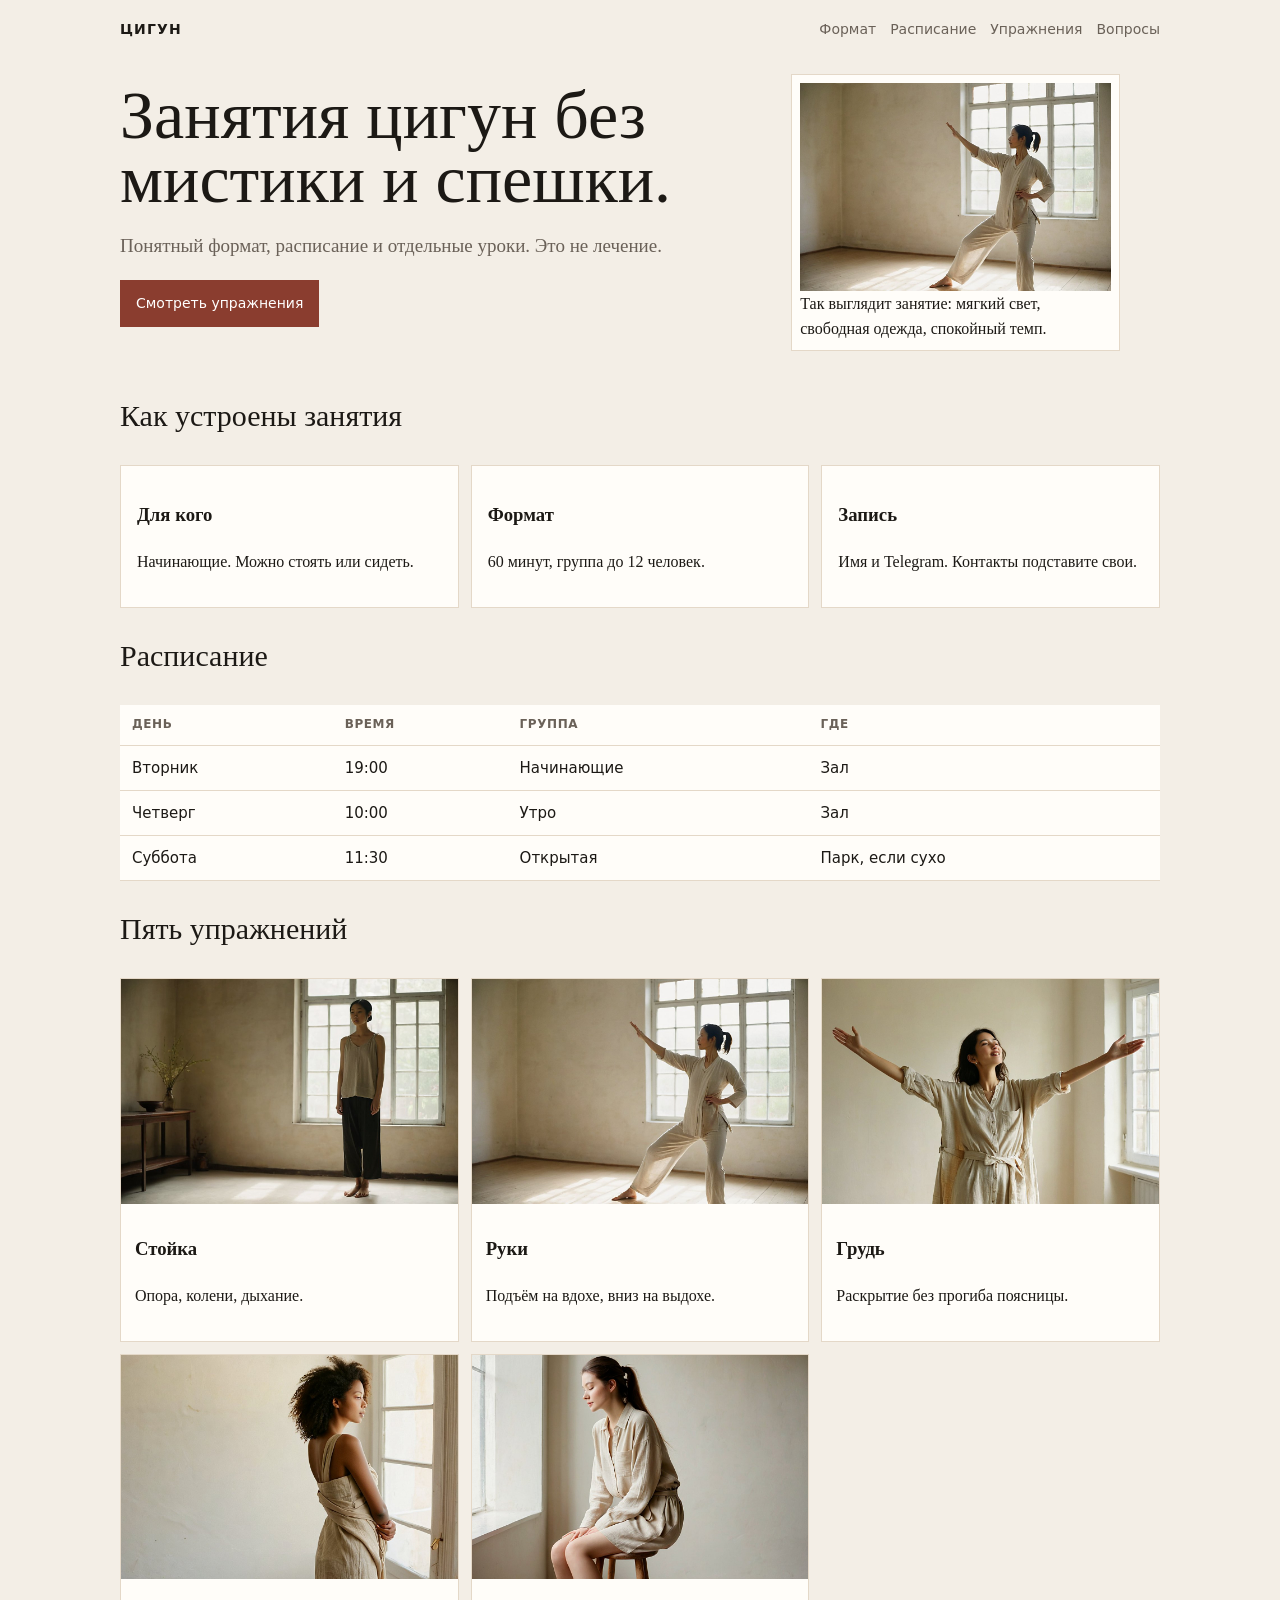
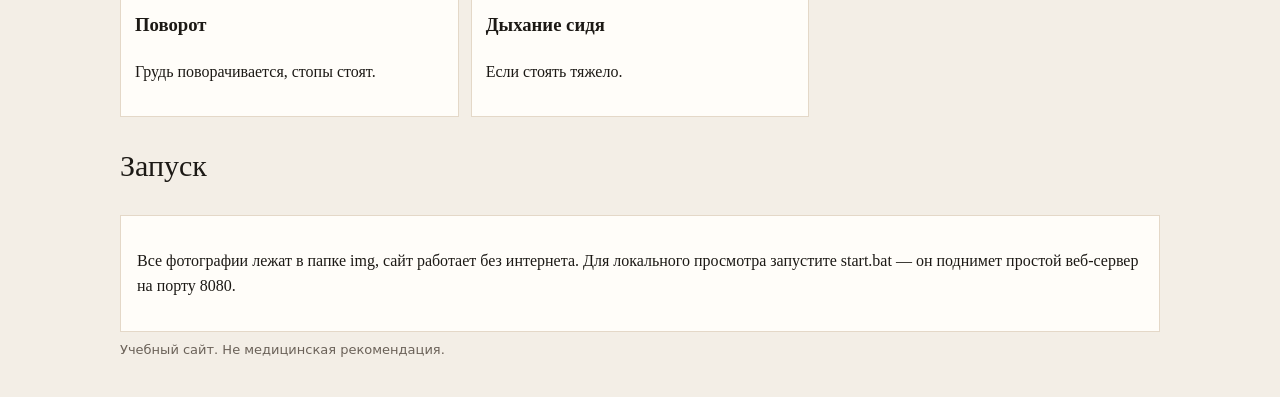
<file: index.html>
<!DOCTYPE html>
<html lang="ru"><head><meta charset="UTF-8"><meta name="viewport" content="width=device-width, initial-scale=1"><title>Цигун — занятия и упражнения</title><link rel="stylesheet" href="style.css"></head>
<body><div class="wrap"><nav><a class="logo" href="index.html">Цигун</a><div class="menu"><a href="#format">Формат</a><a href="#schedule">Расписание</a><a href="#lessons">Упражнения</a><a href="#faq">Вопросы</a></div></nav>
<section class="grid"><div><h1>Занятия цигун без мистики и спешки.</h1><p class="lead">Понятный формат, расписание и отдельные уроки. Это не лечение.</p><p><a class="btn" href="#lessons">Смотреть упражнения</a></p></div>
<figure class="panel" style="padding:8px"><img src="img/lady.jpg" alt="Женщина в светлой комнате выполняет упражнение с поднятой рукой" width="1200" height="800"><figcaption>Так выглядит занятие: мягкий свет, свободная одежда, спокойный темп.</figcaption></figure></section>
<section id="format"><h2>Как устроены занятия</h2><div class="cards"><div class="panel"><h3>Для кого</h3><p>Начинающие. Можно стоять или сидеть.</p></div><div class="panel"><h3>Формат</h3><p>60 минут, группа до 12 человек.</p></div><div class="panel"><h3>Запись</h3><p>Имя и Telegram. Контакты подставите свои.</p></div></div></section>
<section id="schedule"><h2>Расписание</h2><table><tr><th>День</th><th>Время</th><th>Группа</th><th>Где</th></tr><tr><td>Вторник</td><td>19:00</td><td>Начинающие</td><td>Зал</td></tr><tr><td>Четверг</td><td>10:00</td><td>Утро</td><td>Зал</td></tr><tr><td>Суббота</td><td>11:30</td><td>Открытая</td><td>Парк, если сухо</td></tr></table></section>
<section id="lessons"><h2>Пять упражнений</h2><div class="cards">
<a class="card" href="articles/stoyka.html"><img src="img/stoyka.jpg" alt="Стойка: ноги на ширине плеч, руки вдоль тела" width="1200" height="800" loading="lazy"><div><h3>Стойка</h3><p>Опора, колени, дыхание.</p></div></a>
<a class="card" href="articles/ruki.html"><img src="img/lady.jpg" alt="Руки: подъём руки на вдохе" width="1200" height="800" loading="lazy"><div><h3>Руки</h3><p>Подъём на вдохе, вниз на выдохе.</p></div></a>
<a class="card" href="articles/grud.html"><img src="img/grud.jpg" alt="Грудь: раскрытие, руки разведены в стороны" width="1200" height="800" loading="lazy"><div><h3>Грудь</h3><p>Раскрытие без прогиба поясницы.</p></div></a>
<a class="card" href="articles/povorot.html"><img src="img/povorot.jpg" alt="Поворот: корпус развёрнут в сторону, стопы на месте" width="1200" height="800" loading="lazy"><div><h3>Поворот</h3><p>Грудь поворачивается, стопы стоят.</p></div></a>
<a class="card" href="articles/dyhanie.html"><img src="img/dyhanie.jpg" alt="Дыхание сидя: руки на коленях, глаза закрыты" width="1200" height="800" loading="lazy"><div><h3>Дыхание сидя</h3><p>Если стоять тяжело.</p></div></a>
</div></section>
<section id="faq"><h2>Запуск</h2><div class="panel"><p>Все фотографии лежат в папке img, сайт работает без интернета. Для локального просмотра запустите start.bat — он поднимет простой веб-сервер на порту 8080.</p></div></section>
<footer>Учебный сайт. Не медицинская рекомендация.</footer></div></body></html>
</file>
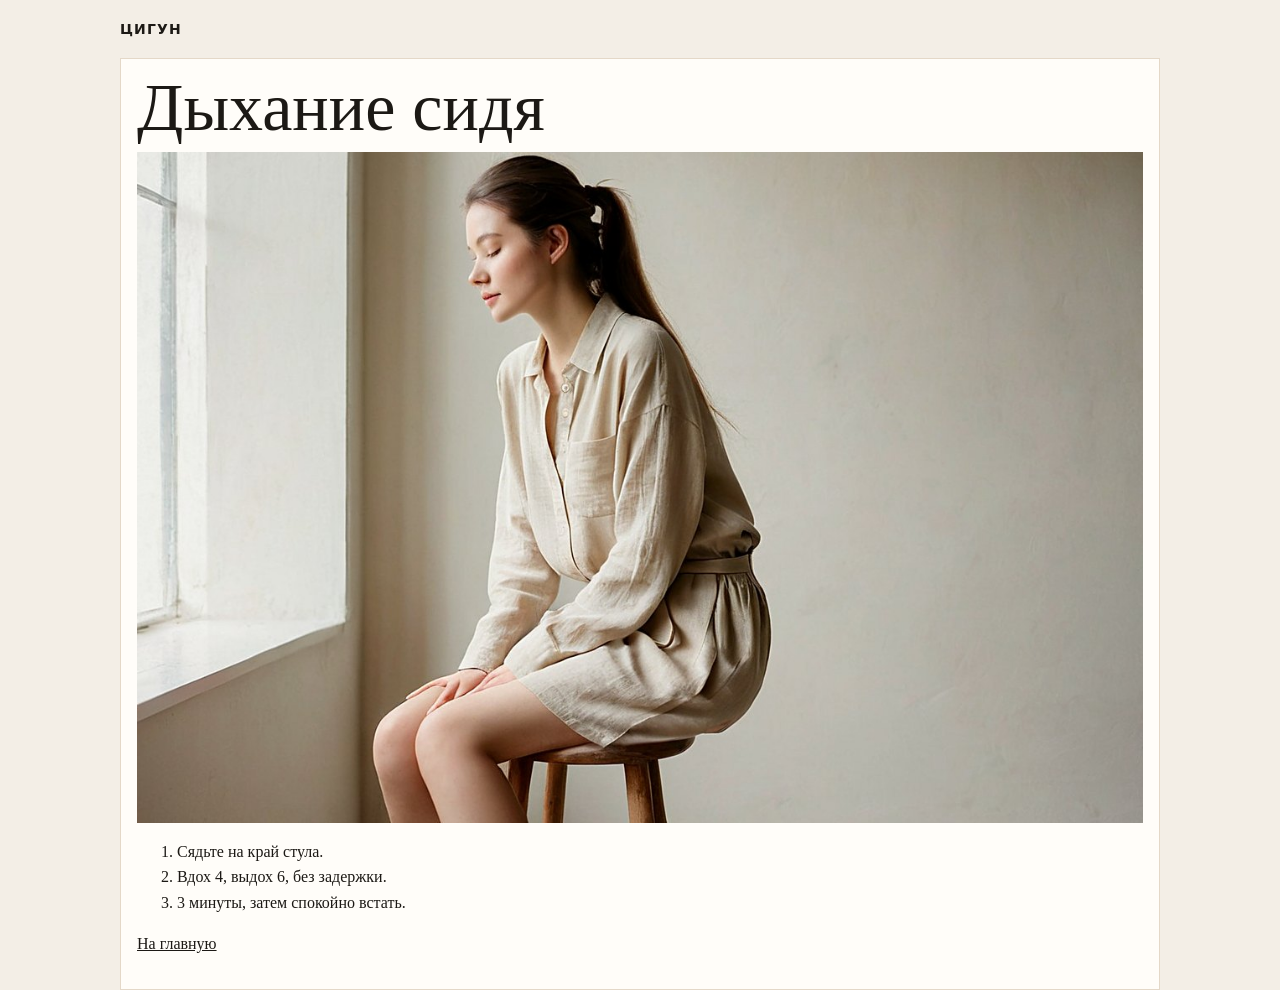
<file: articles/dyhanie.html>
<!DOCTYPE html><html lang="ru"><head><meta charset="UTF-8"><title>Дыхание</title><link rel="stylesheet" href="../style.css"></head><body><div class="wrap"><nav><a class="logo" href="../index.html">Цигун</a></nav><article class="panel"><h1>Дыхание сидя</h1><img src="../img/dyhanie.jpg" alt="Дыхание сидя: руки на коленях, глаза закрыты" width="1200" height="800"><ol><li>Сядьте на край стула.</li><li>Вдох 4, выдох 6, без задержки.</li><li>3 минуты, затем спокойно встать.</li></ol><p><a href="../index.html">На главную</a></p></article></div></body></html>
</file>
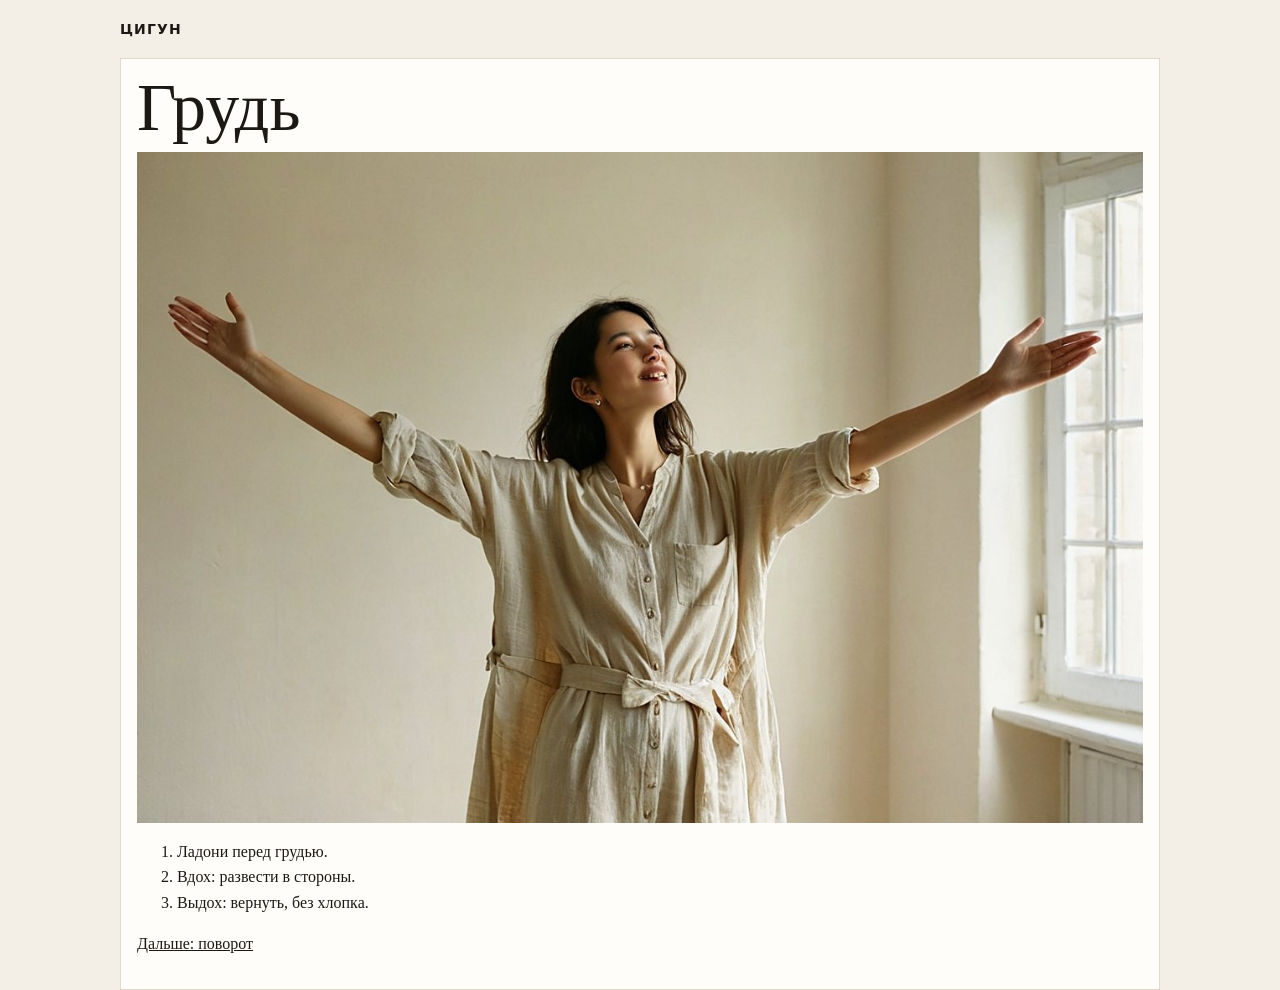
<file: articles/grud.html>
<!DOCTYPE html><html lang="ru"><head><meta charset="UTF-8"><title>Грудь</title><link rel="stylesheet" href="../style.css"></head><body><div class="wrap"><nav><a class="logo" href="../index.html">Цигун</a></nav><article class="panel"><h1>Грудь</h1><img src="../img/grud.jpg" alt="Грудь: раскрытие, руки разведены в стороны" width="1200" height="800"><ol><li>Ладони перед грудью.</li><li>Вдох: развести в стороны.</li><li>Выдох: вернуть, без хлопка.</li></ol><p><a href="povorot.html">Дальше: поворот</a></p></article></div></body></html>
</file>
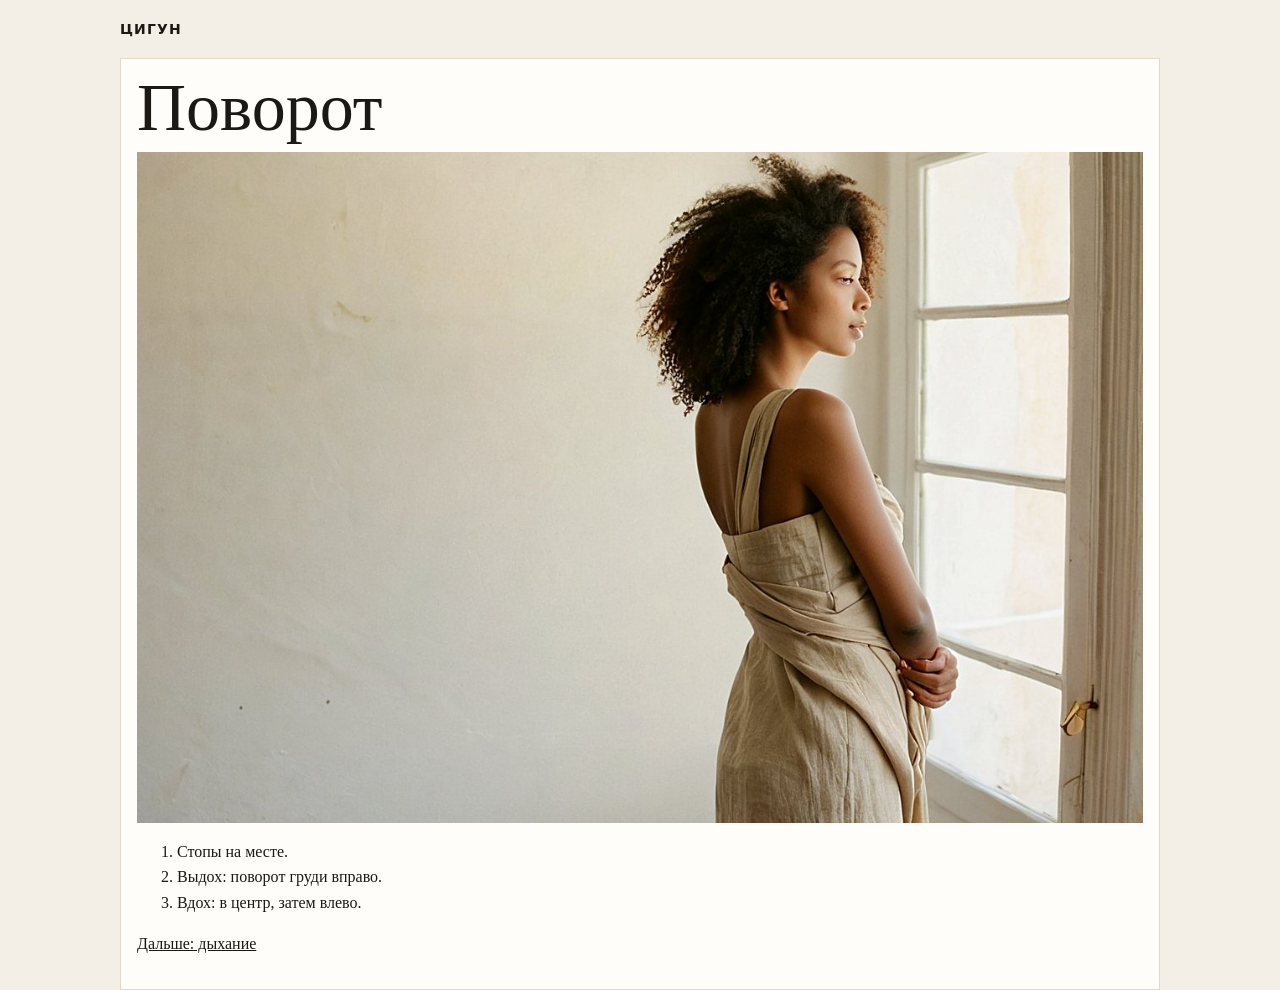
<file: articles/povorot.html>
<!DOCTYPE html><html lang="ru"><head><meta charset="UTF-8"><title>Поворот</title><link rel="stylesheet" href="../style.css"></head><body><div class="wrap"><nav><a class="logo" href="../index.html">Цигун</a></nav><article class="panel"><h1>Поворот</h1><img src="../img/povorot.jpg" alt="Поворот: корпус развёрнут в сторону, стопы на месте" width="1200" height="800"><ol><li>Стопы на месте.</li><li>Выдох: поворот груди вправо.</li><li>Вдох: в центр, затем влево.</li></ol><p><a href="dyhanie.html">Дальше: дыхание</a></p></article></div></body></html>
</file>
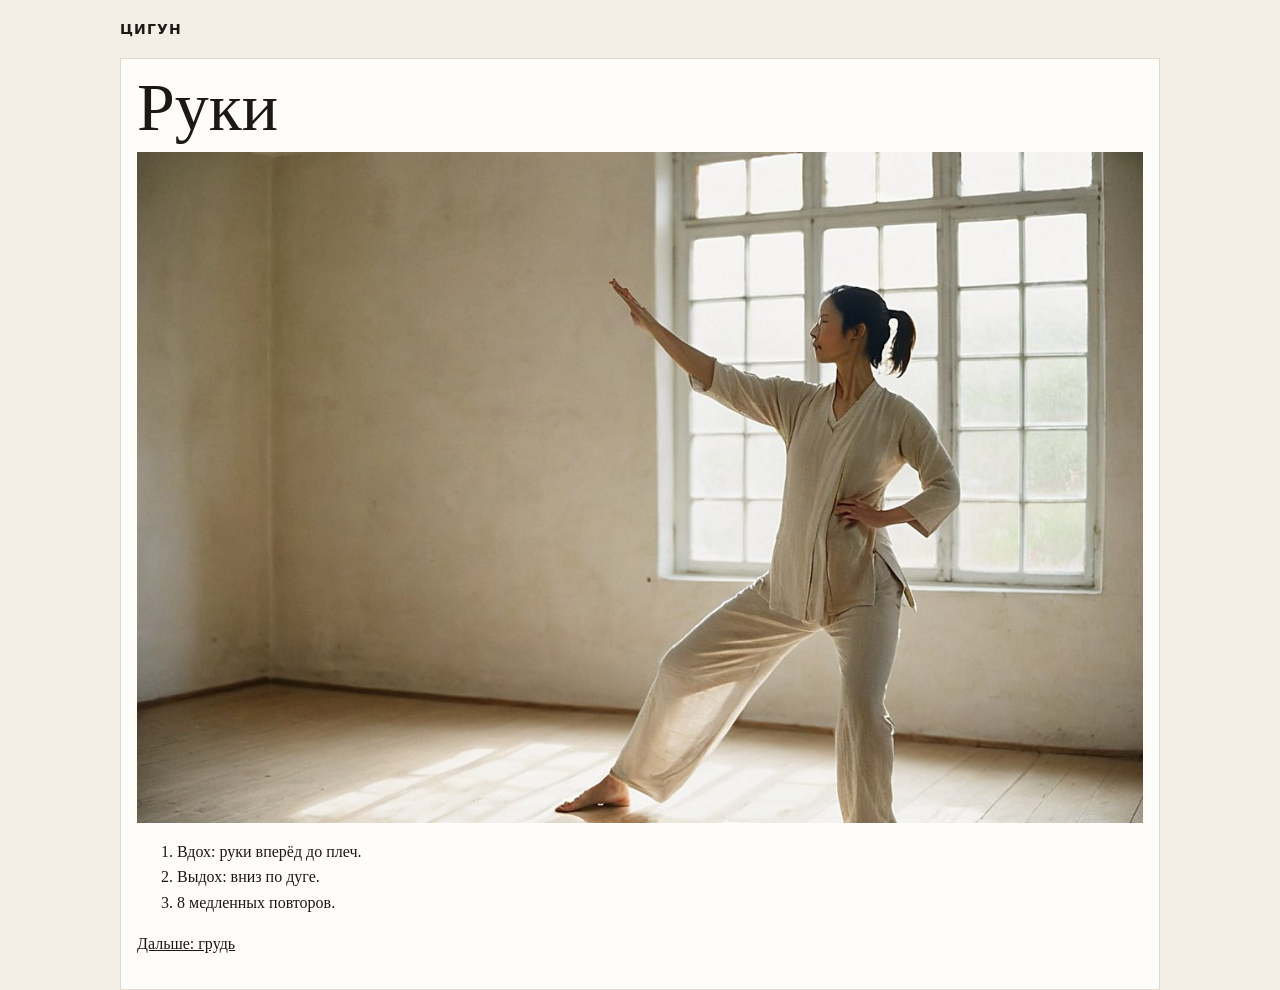
<file: articles/ruki.html>
<!DOCTYPE html><html lang="ru"><head><meta charset="UTF-8"><title>Руки</title><link rel="stylesheet" href="../style.css"></head><body><div class="wrap"><nav><a class="logo" href="../index.html">Цигун</a></nav><article class="panel"><h1>Руки</h1><img src="../img/lady.jpg" alt="Руки: подъём руки вверх на вдохе" width="1200" height="800"><ol><li>Вдох: руки вперёд до плеч.</li><li>Выдох: вниз по дуге.</li><li>8 медленных повторов.</li></ol><p><a href="grud.html">Дальше: грудь</a></p></article></div></body></html>
</file>
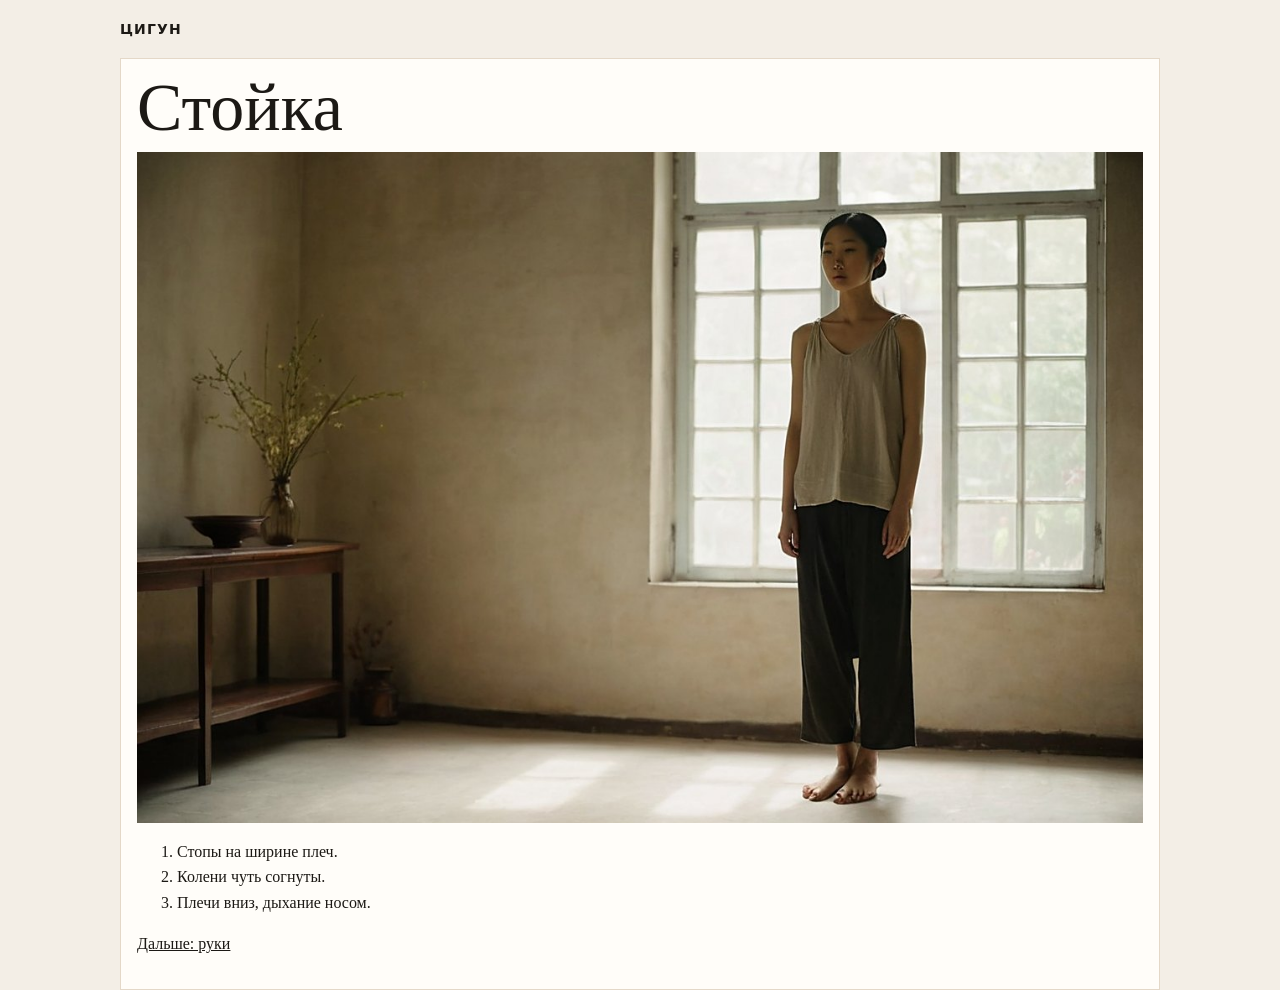
<file: articles/stoyka.html>
<!DOCTYPE html><html lang="ru"><head><meta charset="UTF-8"><title>Стойка</title><link rel="stylesheet" href="../style.css"></head><body><div class="wrap"><nav><a class="logo" href="../index.html">Цигун</a></nav><article class="panel"><h1>Стойка</h1><img src="../img/stoyka.jpg" alt="Стойка: ноги на ширине плеч, руки вдоль тела" width="1200" height="800"><ol><li>Стопы на ширине плеч.</li><li>Колени чуть согнуты.</li><li>Плечи вниз, дыхание носом.</li></ol><p><a href="ruki.html">Дальше: руки</a></p></article></div></body></html>
</file>
<file: style.css>
:root{--ink:#1c1915;--muted:#6a6158;--paper:#f3eee6;--card:#fffdf9;--line:#e4d8c8;--accent:#8a3d2f}
*{box-sizing:border-box}body{margin:0;background:var(--paper);color:var(--ink);font-family:Georgia,serif;line-height:1.6}
a{color:inherit}.wrap{width:min(1040px,calc(100% - 28px));margin:0 auto}
nav{display:flex;justify-content:space-between;gap:12px;align-items:center;padding:18px 0;font-family:system-ui,sans-serif;font-size:14px}
.logo{font-weight:700;letter-spacing:.08em;text-transform:uppercase;text-decoration:none}
.menu{display:flex;gap:14px;flex-wrap:wrap}.menu a{text-decoration:none;color:var(--muted)}
h1{font-size:clamp(40px,6vw,68px);line-height:.95;font-weight:500;margin:0 0 12px}
.lead{font-size:19px;color:var(--muted);max-width:38rem}
.btn{display:inline-block;background:var(--accent);color:#fff;text-decoration:none;padding:12px 16px;font-family:system-ui,sans-serif;font-size:14px}
.grid{display:grid;grid-template-columns:1.2fr .8fr;gap:18px;align-items:center}
.card,.panel{background:var(--card);border:1px solid var(--line);padding:16px}
.cards{display:grid;grid-template-columns:repeat(3,1fr);gap:12px}
a.card{padding:0;text-decoration:none;display:block}a.card div{padding:12px 14px 16px}
img{width:100%;height:auto;display:block;background:#e9e1d4;min-height:120px}
table{width:100%;border-collapse:collapse;background:var(--card);font-family:system-ui,sans-serif;font-size:15px}
th,td{text-align:left;padding:10px 12px;border-bottom:1px solid var(--line)}
th{font-size:12px;letter-spacing:.05em;text-transform:uppercase;color:var(--muted)}
h2{font-weight:500;font-size:30px}
footer{padding:8px 0 36px;color:var(--muted);font-family:system-ui,sans-serif;font-size:13px}
@media(max-width:800px){.grid,.cards{grid-template-columns:1fr}}
</file>
